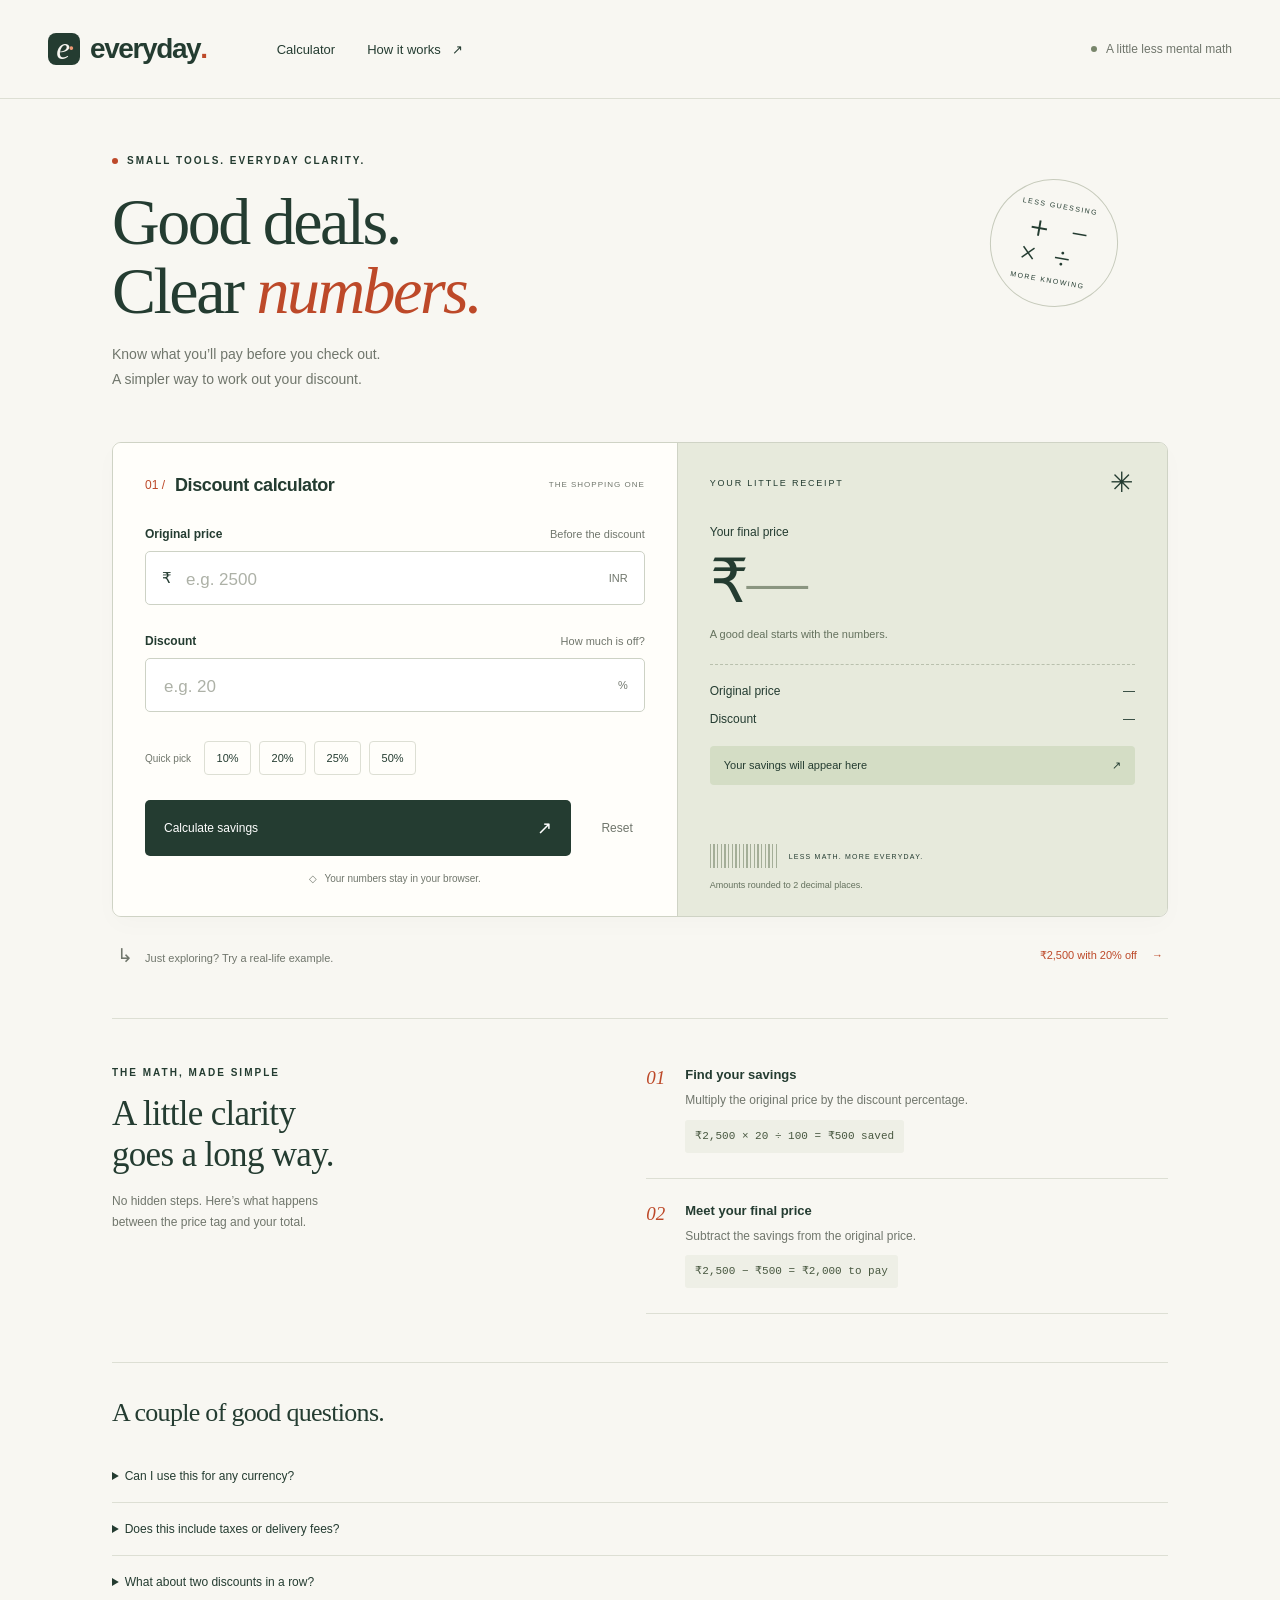
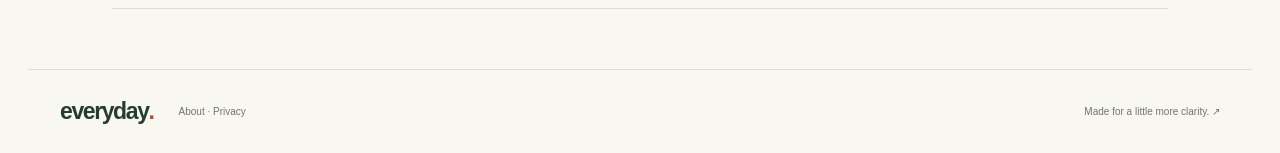
<file: index.html>
<!doctype html>
<html lang="en">
  <head>
    <meta name="google-site-verification" content="bpS2z5fHqhCiVvKw5NUqMBMdi8Q0Tqd7L42LXW773Rg" />
    <meta charset="UTF-8" />
    <meta name="viewport" content="width=device-width, initial-scale=1" />
    <title>Discount Calculator · Everyday</title>
    <meta
      name="description"
      content="Calculate a sale price and see exactly how much you save. A simple discount calculator with clear formulas and examples."
    />
    <link rel="stylesheet" href="assets/styles.css" />
    <script src="assets/app.js" type="module"></script>
  <link rel="canonical" href="https://ck-surya.github.io/everyday-calculator/"></head>
  <body>
    <a class="skip" href="#main">Skip to calculator</a>
    <header class="site-header">
      <a class="brand" href="./" aria-label="Everyday home"
        ><span class="brand-icon" aria-hidden="true">e<span>·</span></span
        >everyday<span class="brand-dot">.</span></a
      >
      <nav aria-label="Main navigation">
        <a href="#calculator">Calculator</a
        ><a href="#how-it-works"
          >How it works <span aria-hidden="true">↗</span></a
        >
      </nav>
      <span class="header-note"><span></span> A little less mental math</span>
    </header>
    <main id="main">
      <div class="page-heading">
        <div class="eyebrow"><span></span> SMALL TOOLS. EVERYDAY CLARITY.</div>
        <h1>Good deals.<br />Clear <em>numbers.</em></h1>
        <p>
          Know what you’ll pay before you check out.<br />A simpler way to work
          out your discount.
        </p>
        <div class="heading-stamp" aria-hidden="true">
          <span>LESS GUESSING</span><b>＋ −<br />× ÷</b
          ><span>MORE KNOWING</span>
        </div>
      </div>
      <section
        id="calculator"
        class="calculator"
        aria-labelledby="calculator-title"
      >
        <div class="input-panel">
          <div class="panel-heading">
            <span class="section-number">01 /</span>
            <h2 id="calculator-title">Discount calculator</h2>
            <span class="small-label">THE SHOPPING ONE</span>
          </div>
          <form id="discount-form" novalidate>
            <label for="price"
              >Original price <span>Before the discount</span></label
            >
            <div class="input-wrap">
              <span aria-hidden="true">₹</span
              ><input
                id="price"
                name="price"
                type="number"
                inputmode="decimal"
                min="0"
                max="1000000000"
                step="any"
                placeholder="e.g. 2500"
                aria-describedby="price-error"
              /><span class="input-suffix">INR</span>
            </div>
            <p class="error" id="price-error"></p>
            <label for="discount">Discount <span>How much is off?</span></label>
            <div class="input-wrap">
              <input
                id="discount"
                name="discount"
                type="number"
                inputmode="decimal"
                min="0"
                max="100"
                step="any"
                placeholder="e.g. 20"
                aria-describedby="discount-error"
              /><span class="input-suffix">%</span>
            </div>
            <p class="error" id="discount-error"></p>
            <div class="quick-discounts" aria-label="Choose a discount">
              <span>Quick pick</span
              ><button type="button" data-discount="10">10%</button
              ><button type="button" data-discount="20">20%</button
              ><button type="button" data-discount="25">25%</button
              ><button type="button" data-discount="50">50%</button>
            </div>
            <div class="form-actions">
              <button class="calculate" type="submit">
                Calculate savings <span aria-hidden="true">↗</span></button
              ><button class="reset" type="reset">Reset</button>
            </div>
            <p class="local-note">
              <span aria-hidden="true">◇</span> Your numbers stay in your
              browser.
            </p>
          </form>
        </div>
        <div class="result-panel">
          <div class="result-top">
            <span>YOUR LITTLE RECEIPT</span><span aria-hidden="true">✳</span>
          </div>
          <div id="result" aria-live="polite" aria-atomic="true">
            <p class="result-caption">Your final price</p>
            <div class="final-price" id="final-price">₹<span>—</span></div>
            <p class="result-help" id="result-help">
              A good deal starts with the numbers.
            </p>
            <div class="receipt-lines">
              <div>
                <span>Original price</span><b id="original-result">—</b>
              </div>
              <div>
                <span>Discount <small id="discount-label"></small></span
                ><b id="savings-result">—</b>
              </div>
            </div>
            <div class="savings-banner">
              <span id="savings-message">Your savings will appear here</span
              ><span aria-hidden="true">↗</span>
            </div>
          </div>
          <div class="receipt-bottom">
            <div class="barcode" aria-hidden="true"></div>
            <span>LESS MATH. MORE EVERYDAY.</span
            ><span class="rounding-note"
              >Amounts rounded to 2 decimal places.</span
            >
          </div>
        </div>
      </section>
      <div class="example-strip">
        <span
          ><span aria-hidden="true">↳</span> Just exploring? Try a real-life
          example.</span
        ><button id="example" type="button">
          ₹2,500 with 20% off <span aria-hidden="true">→</span>
        </button>
      </div>
      <section id="how-it-works" class="explanation">
        <div>
          <div class="eyebrow">THE MATH, MADE SIMPLE</div>
          <h2>A little clarity<br />goes a long way.</h2>
          <p>
            No hidden steps. Here’s what happens<br />between the price tag and
            your total.
          </p>
        </div>
        <div class="steps">
          <article>
            <span>01</span>
            <div>
              <h3>Find your savings</h3>
              <p>Multiply the original price by the discount percentage.</p>
              <code>₹2,500 × 20 ÷ 100 = ₹500 saved</code>
            </div>
          </article>
          <article>
            <span>02</span>
            <div>
              <h3>Meet your final price</h3>
              <p>Subtract the savings from the original price.</p>
              <code>₹2,500 − ₹500 = ₹2,000 to pay</code>
            </div>
          </article>
        </div>
      </section>
      <section class="faq" aria-labelledby="faq-title">
        <h2 id="faq-title">A couple of good questions.</h2>
        <details>
          <summary>Can I use this for any currency?</summary>
          <p>
            The percentage calculation works for any currency. This version
            displays Indian rupees and rounds amounts to two decimal places.
          </p>
        </details>
        <details>
          <summary>Does this include taxes or delivery fees?</summary>
          <p>
            No. The result applies one discount to the price you enter. Add any
            applicable taxes or delivery charges separately.
          </p>
        </details>
        <details>
          <summary>What about two discounts in a row?</summary>
          <p>
            Calculate the first discount, then enter that final price as the
            original price for the second. Two discounts of 20% and 10% give a
            combined discount of 28%, rather than 30%.
          </p>
        </details>
      </section>
    </main>
    <footer>
      <a class="brand" href="./">everyday<span class="brand-dot">.</span></a
      ><span><a href="about.html">About</a> · <a href="privacy.html">Privacy</a></span
      ><span
        >Made for a little more clarity. <span aria-hidden="true">↗</span></span
      >
    </footer>
    <noscript
      ><p class="noscript">
        Enable JavaScript to use the calculator. The formula and examples above
        are still available.
      </p></noscript
    >
  </body>
</html>
</file>
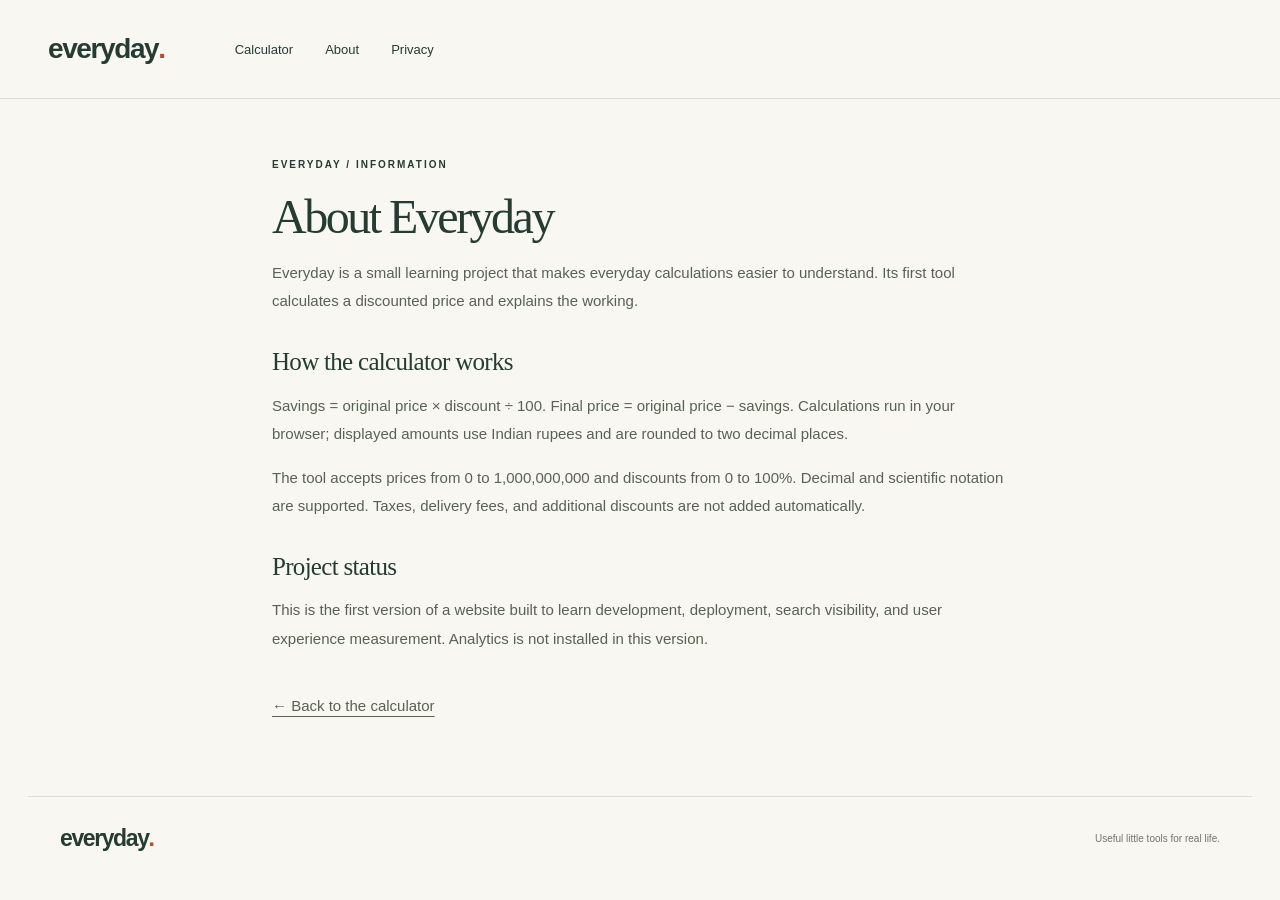
<file: about.html>
<!doctype html><html lang="en"><head><meta charset="UTF-8"><meta name="viewport" content="width=device-width,initial-scale=1"><title>About Everyday · Everyday</title><meta name="description" content="About Everyday — information about the Everyday calculator."><link rel="stylesheet" href="assets/styles.css"><link rel="canonical" href="https://ck-surya.github.io/everyday-calculator/about.html"></head><body><a class="skip" href="#main">Skip to content</a><header class="site-header"><a class="brand" href="./">everyday<span class="brand-dot">.</span></a><nav aria-label="Main navigation"><a href="./">Calculator</a><a href="about.html">About</a><a href="privacy.html">Privacy</a></nav></header><main id="main" class="content-page"><div class="eyebrow">EVERYDAY / INFORMATION</div><h1>About Everyday</h1><p>Everyday is a small learning project that makes everyday calculations easier to understand. Its first tool calculates a discounted price and explains the working.</p><h2>How the calculator works</h2><p>Savings = original price × discount ÷ 100. Final price = original price − savings. Calculations run in your browser; displayed amounts use Indian rupees and are rounded to two decimal places.</p><p>The tool accepts prices from 0 to 1,000,000,000 and discounts from 0 to 100%. Decimal and scientific notation are supported. Taxes, delivery fees, and additional discounts are not added automatically.</p><h2>Project status</h2><p>This is the first version of a website built to learn development, deployment, search visibility, and user experience measurement. Analytics is not installed in this version.</p><p><a class="back-link" href="./">← Back to the calculator</a></p></main><footer><a class="brand" href="./">everyday<span class="brand-dot">.</span></a><span>Useful little tools for real life.</span></footer></body></html>
</file>
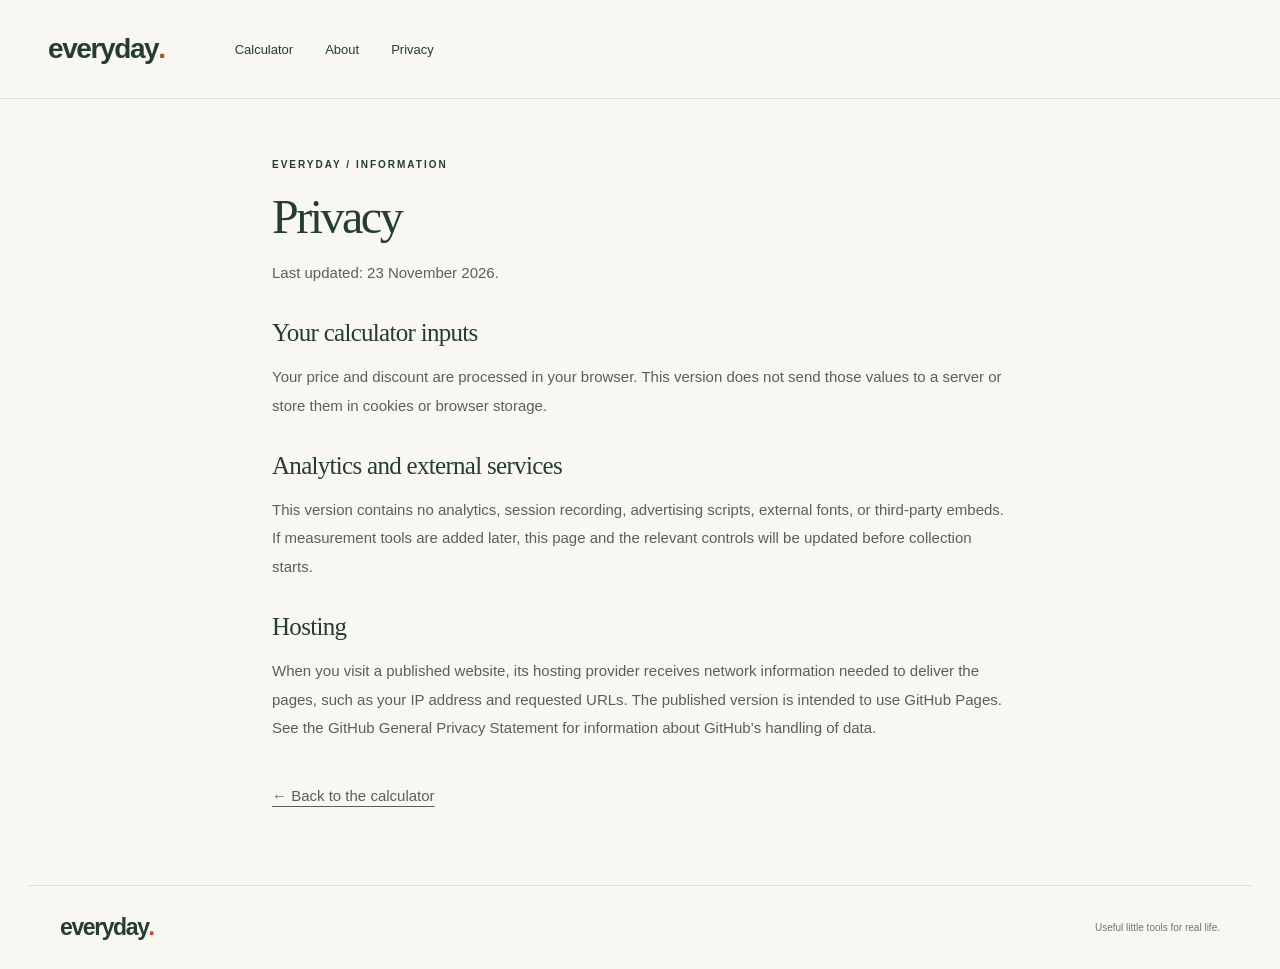
<file: privacy.html>
<!doctype html><html lang="en"><head><meta charset="UTF-8"><meta name="viewport" content="width=device-width,initial-scale=1"><title>Privacy · Everyday</title><meta name="description" content="Privacy — information about the Everyday calculator."><link rel="stylesheet" href="assets/styles.css"><link rel="canonical" href="https://ck-surya.github.io/everyday-calculator/privacy.html"></head><body><a class="skip" href="#main">Skip to content</a><header class="site-header"><a class="brand" href="./">everyday<span class="brand-dot">.</span></a><nav aria-label="Main navigation"><a href="./">Calculator</a><a href="about.html">About</a><a href="privacy.html">Privacy</a></nav></header><main id="main" class="content-page"><div class="eyebrow">EVERYDAY / INFORMATION</div><h1>Privacy</h1><p>Last updated: 23 November 2026.</p><h2>Your calculator inputs</h2><p>Your price and discount are processed in your browser. This version does not send those values to a server or store them in cookies or browser storage.</p><h2>Analytics and external services</h2><p>This version contains no analytics, session recording, advertising scripts, external fonts, or third-party embeds. If measurement tools are added later, this page and the relevant controls will be updated before collection starts.</p><h2>Hosting</h2><p>When you visit a published website, its hosting provider receives network information needed to deliver the pages, such as your IP address and requested URLs. The published version is intended to use GitHub Pages. See the <a href="https://docs.github.com/en/site-policy/privacy-policies/github-general-privacy-statement">GitHub General Privacy Statement</a> for information about GitHub’s handling of data.</p><p><a class="back-link" href="./">← Back to the calculator</a></p></main><footer><a class="brand" href="./">everyday<span class="brand-dot">.</span></a><span>Useful little tools for real life.</span></footer></body></html>
</file>
<file: assets/styles.css>
:root{--paper:#f8f7f2;--ink:#243c31;--muted:#70766c;--line:#dddfd4;--orange:#bd4929;--green:#e7eadc;--serif:Georgia,'Times New Roman',serif}*{box-sizing:border-box}html{scroll-behavior:smooth;scroll-padding-top:25px}body{margin:0;background:var(--paper);color:var(--ink);font-family:Arial,Helvetica,sans-serif;font-size:15px}button,input{font:inherit}button,a,input,summary{-webkit-tap-highlight-color:transparent}button,a,summary{touch-action:manipulation}button{cursor:pointer}a{color:inherit;text-decoration:none}button:focus-visible,a:focus-visible,summary:focus-visible{outline:3px solid var(--orange);outline-offset:5px}input:focus-visible{outline:none}.skip{position:absolute;top:-80px;left:20px;padding:15px;background:var(--ink);color:white;z-index:5}.skip:focus{top:10px}.site-header{max-width:1320px;margin:auto;min-height:99px;display:flex;align-items:center;gap:70px;padding:0 48px;border-bottom:1px solid var(--line)}.brand{font-weight:750;font-size:28px;letter-spacing:-1.4px;display:inline-flex;align-items:center}.brand-dot{color:var(--orange)}.brand-icon{height:32px;width:32px;background:var(--ink);color:var(--paper);border-radius:8px;font:italic 31px var(--serif);display:inline-flex;justify-content:center;align-items:center;margin-right:10px;letter-spacing:-3px}.brand-icon span{color:#ed9974}nav{display:flex;gap:32px;font-size:13px}nav a:hover{color:var(--orange)}nav span{margin-left:8px}.header-note{margin-left:auto;font-size:12px;color:var(--muted);display:flex;gap:9px;align-items:center}.header-note>span{width:6px;height:6px;border-radius:50%;background:#78866b}main{max-width:1120px;margin:auto;padding:0 32px}.page-heading{position:relative;padding:56px 0 35px}.eyebrow{font-size:10px;font-weight:700;letter-spacing:2px;display:flex;align-items:center;gap:9px}.eyebrow>span{width:6px;height:6px;border-radius:50%;background:var(--orange)}h1{font-family:var(--serif);font-size:66px;font-weight:400;line-height:1.04;letter-spacing:-2.5px;margin:22px 0 17px}h1 em{color:var(--orange);font-weight:400}.page-heading>p{font-size:14px;line-height:1.8;color:var(--muted)}.heading-stamp{position:absolute;right:50px;top:80px;transform:rotate(10deg);width:128px;height:128px;border:1px solid #c7cbbc;border-radius:50%;display:flex;flex-direction:column;align-items:center;justify-content:center;gap:7px}.heading-stamp>span{font-size:7px;letter-spacing:1.5px}.heading-stamp b{font:30px/.9 var(--serif);letter-spacing:5px;padding-left:5px}.calculator{display:grid;grid-template-columns:1.15fr 1fr;border:1px solid #cfd3c5;border-radius:9px;overflow:hidden;box-shadow:0 8px 24px #243c3105;scroll-margin-top:24px}.input-panel{padding:32px;background:#fffefa}.panel-heading{display:flex;align-items:center;gap:10px;margin-bottom:32px}.section-number{font-size:12px;color:var(--orange)}h2{margin:0;font:30px/1.15 var(--serif);font-weight:400;letter-spacing:-.7px}.panel-heading h2{font-family:Arial,Helvetica,sans-serif;letter-spacing:-.4px;font-size:18px;font-weight:600}.small-label{margin-left:auto;font-size:8px;letter-spacing:1px;color:var(--muted)}label{display:flex;align-items:center;justify-content:space-between;font-size:12px;font-weight:600;margin-bottom:10px}label>span{font-size:11px;color:var(--muted);font-weight:400}.input-wrap{height:54px;border:1px solid #cdd2c5;border-radius:5px;display:flex;align-items:center;padding:0 16px;gap:12px;background:white}.input-wrap:focus-within{outline:2px solid var(--ink);outline-offset:2px}.input-wrap:has([aria-invalid=true]){border-color:var(--orange)}input{min-width:0;width:100%;height:100%;border:0;background:transparent;color:var(--ink);font-size:20px;font-variant-numeric:tabular-nums}input::placeholder{color:#adb1a7;font-size:17px}input::-webkit-inner-spin-button{appearance:none}.input-suffix{font-size:11px;color:var(--muted)}.error{color:#a33220;font-size:11px;min-height:14px;margin:5px 0 10px}.quick-discounts{display:flex;gap:8px;align-items:center;margin:2px 0 25px}.quick-discounts>span{font-size:10px;color:var(--muted);margin-right:5px}.quick-discounts button{border:1px solid var(--line);border-radius:4px;min-height:34px;min-width:47px;background:transparent;color:var(--ink);font-size:11px}.quick-discounts button:hover,.quick-discounts button[aria-pressed=true]{background:var(--green);border-color:#809175}.form-actions{display:flex;gap:18px}.calculate{background:var(--ink);color:white;border:0;border-radius:5px;padding:17px 19px;flex:1;text-align:left;font-size:12px;display:flex;justify-content:space-between;align-items:center}.calculate:hover{background:#365542}.calculate>span{font-size:18px}.reset{border:0;background:transparent;color:var(--muted);font-size:12px;padding:12px}.local-note{font-size:10px;color:var(--muted);margin:17px 0 0;text-align:center}.local-note>span{margin-right:5px}.result-panel{background:var(--green);border-left:1px solid #cfd3c5;padding:26px 32px;display:flex;flex-direction:column}.result-top{display:flex;align-items:center;justify-content:space-between;font-size:9px;letter-spacing:1.8px}.result-top>span+span{font-size:28px;line-height:1}.result-caption{font-size:12px;margin:28px 0 6px}.final-price{font-family:var(--serif);font-size:61px;letter-spacing:-2px;font-variant-numeric:tabular-nums;overflow-wrap:anywhere}.final-price>span{color:#8a9580}.result-help{font-size:11px;color:#64715d;min-height:14px}.receipt-lines{margin-top:22px;border-top:1px dashed #b9c0ad;padding-top:19px;display:grid;gap:14px;font-size:12px}.receipt-lines>div{display:flex;justify-content:space-between;gap:12px}.receipt-lines b{font-weight:500}.receipt-lines small{font-size:10px}.savings-banner{background:#d4ddc5;padding:13px 14px;font-size:11px;display:flex;justify-content:space-between;margin-top:20px;border-radius:4px}.receipt-bottom{margin-top:auto;padding-top:26px;display:flex;align-items:center;gap:12px;flex-wrap:wrap}.receipt-bottom>span{font-size:7px;letter-spacing:1.2px}.barcode{height:24px;width:67px;background:repeating-linear-gradient(90deg,#6d7d60 0 1px,transparent 1px 3px,#6d7d60 3px 5px,transparent 5px 7px,#6d7d60 7px 8px,transparent 8px 11px);opacity:.55}.receipt-bottom .rounding-note{width:100%;font-size:9px;letter-spacing:0;color:#64715d}.example-strip{display:flex;justify-content:space-between;align-items:center;padding:20px 5px;font-size:11px;color:var(--muted);gap:12px}.example-strip>span>span{font-size:19px;margin-right:9px}.example-strip button{border:0;background:transparent;color:var(--orange);padding:12px 0;font-size:11px}.example-strip button span{margin-left:12px}.explanation{display:grid;grid-template-columns:1fr 1.1fr;gap:60px;border-top:1px solid var(--line);padding:48px 0;margin-top:24px}.explanation h2{font-size:35px;margin:16px 0}.explanation p{font-size:12px;line-height:1.8;color:var(--muted);margin:8px 0}.steps article{display:flex;gap:20px;padding:0 0 25px;margin-bottom:24px;border-bottom:1px solid var(--line)}.steps article:last-child{margin-bottom:0}.steps article>span{font:italic 19px var(--serif);color:var(--orange)}h3{margin:0;font-size:13px;font-weight:600}.steps code{font:11px/1.7 monospace;color:#485840;background:#eeefe6;padding:7px 10px;display:inline-block;border-radius:3px}.faq{border-top:1px solid var(--line);padding:35px 0 60px}.faq h2{font-size:26px;margin-bottom:22px}details{border-bottom:1px solid var(--line);font-size:12px}summary{cursor:pointer;padding:19px 0;min-height:48px}details p{line-height:1.8;color:var(--muted);max-width:680px;padding-bottom:12px}footer{border-top:1px solid var(--line);max-width:1224px;margin:auto;display:flex;align-items:center;gap:25px;padding:28px 32px;color:var(--muted);font-size:10px}footer .brand{font-size:23px;color:var(--ink)}footer>span:last-child{margin-left:auto}.noscript{padding:20px;text-align:center}@media(min-width:1400px){.page-heading{padding-top:64px}}@media(max-width:760px){.site-header{padding:0 22px;min-height:78px;gap:20px}.header-note{display:none}nav{margin-left:auto;gap:17px;font-size:11px}.brand{font-size:25px}.brand-icon{width:27px;height:27px;font-size:26px}main{padding:0 22px}.page-heading{padding:36px 0 25px}h1{font-size:52px;letter-spacing:-2px}.page-heading>p{font-size:12px}.heading-stamp{right:0;top:52px;width:86px;height:86px}.heading-stamp>span{font-size:5px}.heading-stamp b{font-size:21px}.eyebrow{font-size:8px;letter-spacing:1.5px}.calculator{grid-template-columns:1fr}.input-panel{padding:25px 22px}.panel-heading{margin-bottom:28px}.panel-heading h2{font-size:17px}.small-label{font-size:7px}.result-panel{border-left:0;border-top:1px dashed #b9c0ad;padding:24px}.result-caption{margin-top:20px}.final-price{font-size:55px}.receipt-bottom{padding-top:22px}.quick-discounts button{min-height:40px}.example-strip{align-items:flex-start;flex-direction:column;gap:0;padding:18px 0}.example-strip button{margin-left:25px}.explanation{grid-template-columns:1fr;gap:25px;margin-top:12px;padding:32px 0}.explanation h2{font-size:32px}.explanation p br{display:none}.faq{padding-bottom:36px}.faq h2{font-size:24px}footer{flex-wrap:wrap;padding:24px 22px;gap:12px}footer>span:last-child{width:100%;margin-left:0}label>span{font-size:10px}}@media(prefers-reduced-motion:reduce){html{scroll-behavior:auto}}
.content-page{max-width:800px;min-height:70vh;padding-top:60px;padding-bottom:60px}.content-page h1{font-size:48px}.content-page h2{font-size:25px;margin-top:32px}.content-page p{font-size:15px;line-height:1.9;color:#576253}.back-link{display:inline-block;margin-top:24px;text-decoration:underline;text-underline-offset:5px}footer a:hover{text-decoration:underline}@media(max-width:760px){.content-page h1{font-size:38px}.content-page{padding-top:36px}.content-page nav{gap:12px}}
</file>
